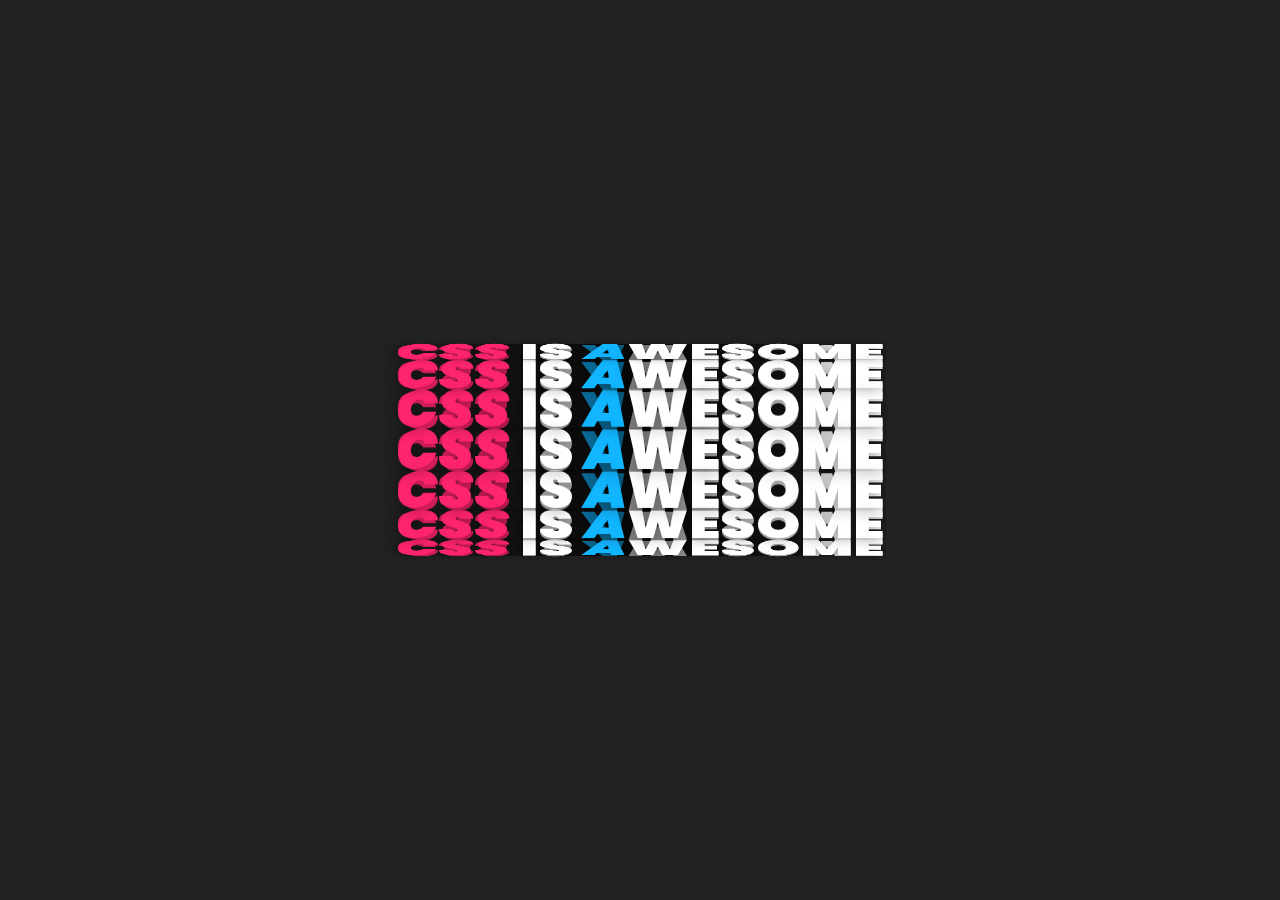
<file: 3D-Text-Animation/index.html>
<!DOCTYPE html>
<html lang="en">
  <head>
    <meta charset="UTF-8" />
    <meta http-equiv="X-UA-Compatible" content="IE=edge" />
    <meta name="viewport" content="width=device-width, initial-scale=1.0" />
    <link rel="stylesheet" href="./styles.css" />
    <title>Ink Splash Video Manipulation</title>
  </head>
  <body>

    <div class="container">
      <div class="box">
        <span style="--i:1"><i>CSS</i> is <i>A</i>wesome</span>
        <span style="--i:2"><i>CSS</i> is <i>A</i>wesome</span>
        <span style="--i:3"><i>CSS</i> is <i>A</i>wesome</span>
        <span style="--i:4"><i>CSS</i> is <i>A</i>wesome</span>
        <span style="--i:5"><i>CSS</i> is <i>A</i>wesome</span>
        <span style="--i:6"><i>CSS</i> is <i>A</i>wesome</span>
        <span style="--i:7"><i>CSS</i> is <i>A</i>wesome</span>
        <span style="--i:8"><i>CSS</i> is <i>A</i>wesome</span>
        <span style="--i:9"><i>CSS</i> is <i>A</i>wesome</span>
        <span style="--i:10"><i>CSS</i> is <i>A</i>wesome</span>
        <span style="--i:11"><i>CSS</i> is <i>A</i>wesome</span>
        <span style="--i:12"><i>CSS</i> is <i>A</i>wesome</span>
        <span style="--i:13"><i>CSS</i> is <i>A</i>wesome</span>
        <span style="--i:14"><i>CSS</i> is <i>A</i>wesome</span>
        <span style="--i:15"><i>CSS</i> is <i>A</i>wesome</span>
        <span style="--i:16"><i>CSS</i> is <i>A</i>wesome</span>
      </div>
    </div>

  </body>
</html>
</file>
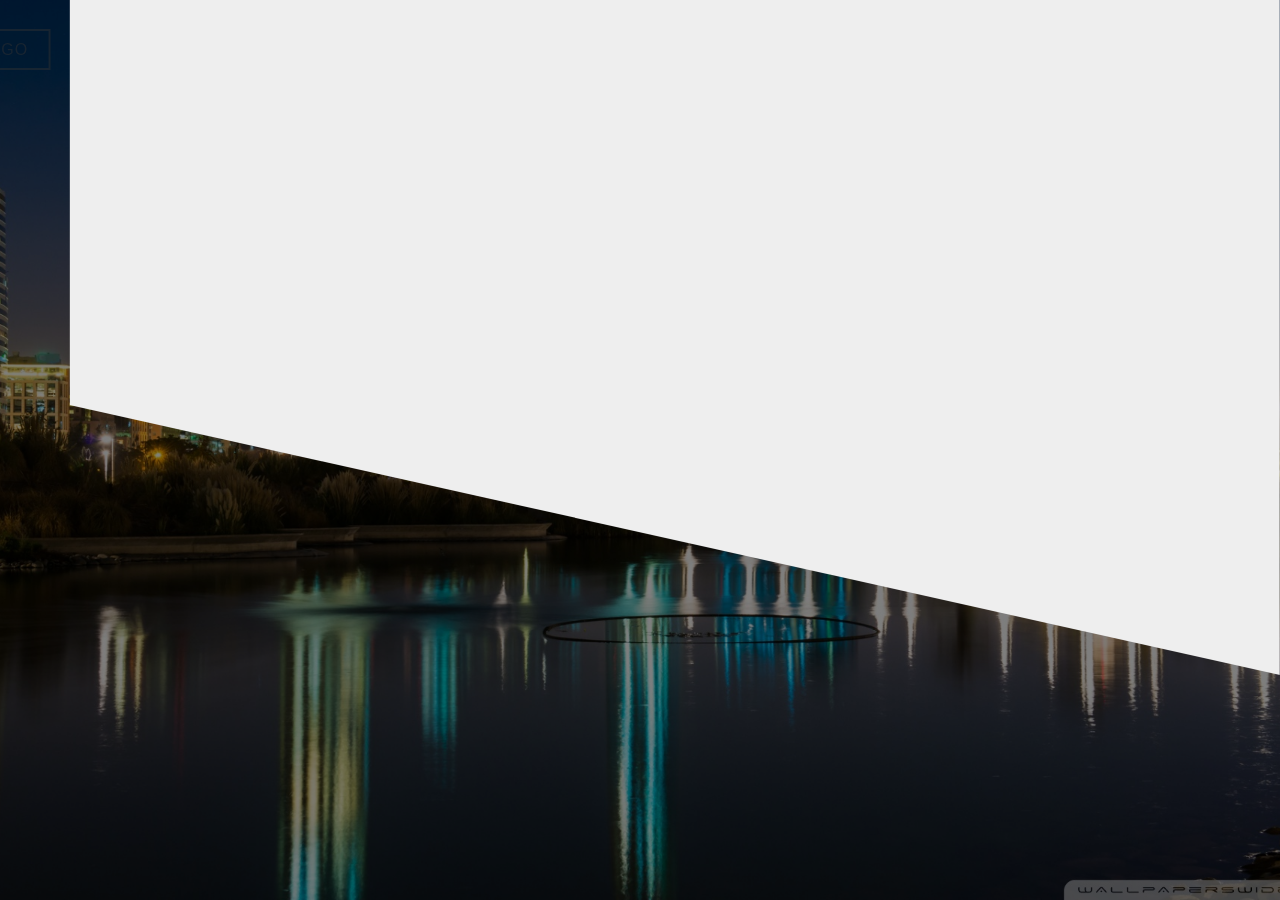
<file: Landing-Page-animation/index.html>
<!DOCTYPE html>
<html lang="en">
  <head>
    <meta charset="UTF-8" />
    <meta http-equiv="X-UA-Compatible" content="IE=edge" />
    <meta name="viewport" content="width=device-width, initial-scale=1.0" />
    <title>Landing Page whith Animation</title>
    <link rel="stylesheet" href="./styles.css" />
  </head>
  <body>
    <header>
      <nav class="main-nav">
        <div class="logo">
          <a href="./index.html">Santiago</a>
        </div>
        <div class="hamburger-menu">
          <span class="bar"></span>
        </div>
        <ul class="nav-list">
          <li class="nav-item">
            <a href="#" class="nav-link">Home</a>
          </li>
          <li class="nav-item">
            <a href="#" class="nav-link">Tours</a>
          </li>
          <li class="nav-item">
            <a href="#" class="nav-link">Pricing</a>
          </li>
          <li class="nav-item">
            <a href="#" class="nav-link">Locations</a>
          </li>
          <li class="nav-item">
            <a href="#" class="nav-link">About</a>
          </li>
        </ul>
      </nav>
    </header>

    <section class="hero">
      <div class="hero-clipped">
        <div class="hero-textbox">
          <h1 class="main-heading">Santiago</h1>
          <h2 class="sub-heading">
            Learn about our awesona tourist attractions
            <a href="" class="cta-btn">Learn more</a>
          </h2>
        </div>
      </div>
    </section>

    <script src="https://cdnjs.cloudflare.com/ajax/libs/gsap/3.6.0/gsap.min.js"></script>
    <script>
      const mainNav = document.querySelector(".main-nav");
      const hamburgerMenu = document.querySelector(".hamburger-menu");

      hamburgerMenu.addEventListener("click", function () {
        mainNav.classList.toggle("open");
      });

      gsap.fromTo(".hero-clipped", { scaleX: 0 }, { duration: 1, scaleX: 1 });
      gsap.fromTo(
        ".logo",
        { x: -200, opacity: 0 },
        { duration: 1, delay: 0.5, x: 0, opacity: 1 }
      );
      gsap.fromTo(
        ".hamburger-menu",
        { x: 200, opacity: 0 },
        { duration: 1, delay: 0.8, x: 0, opacity: 1 }
      );
      gsap.fromTo(
        ".hero-textbox",
        { yPercent: 40, opacity: 0 },
        { duration: 1, delay: 1.3, yPercent: -50, opacity: 1 }
      );
    </script>
  </body>
</html>
</file>
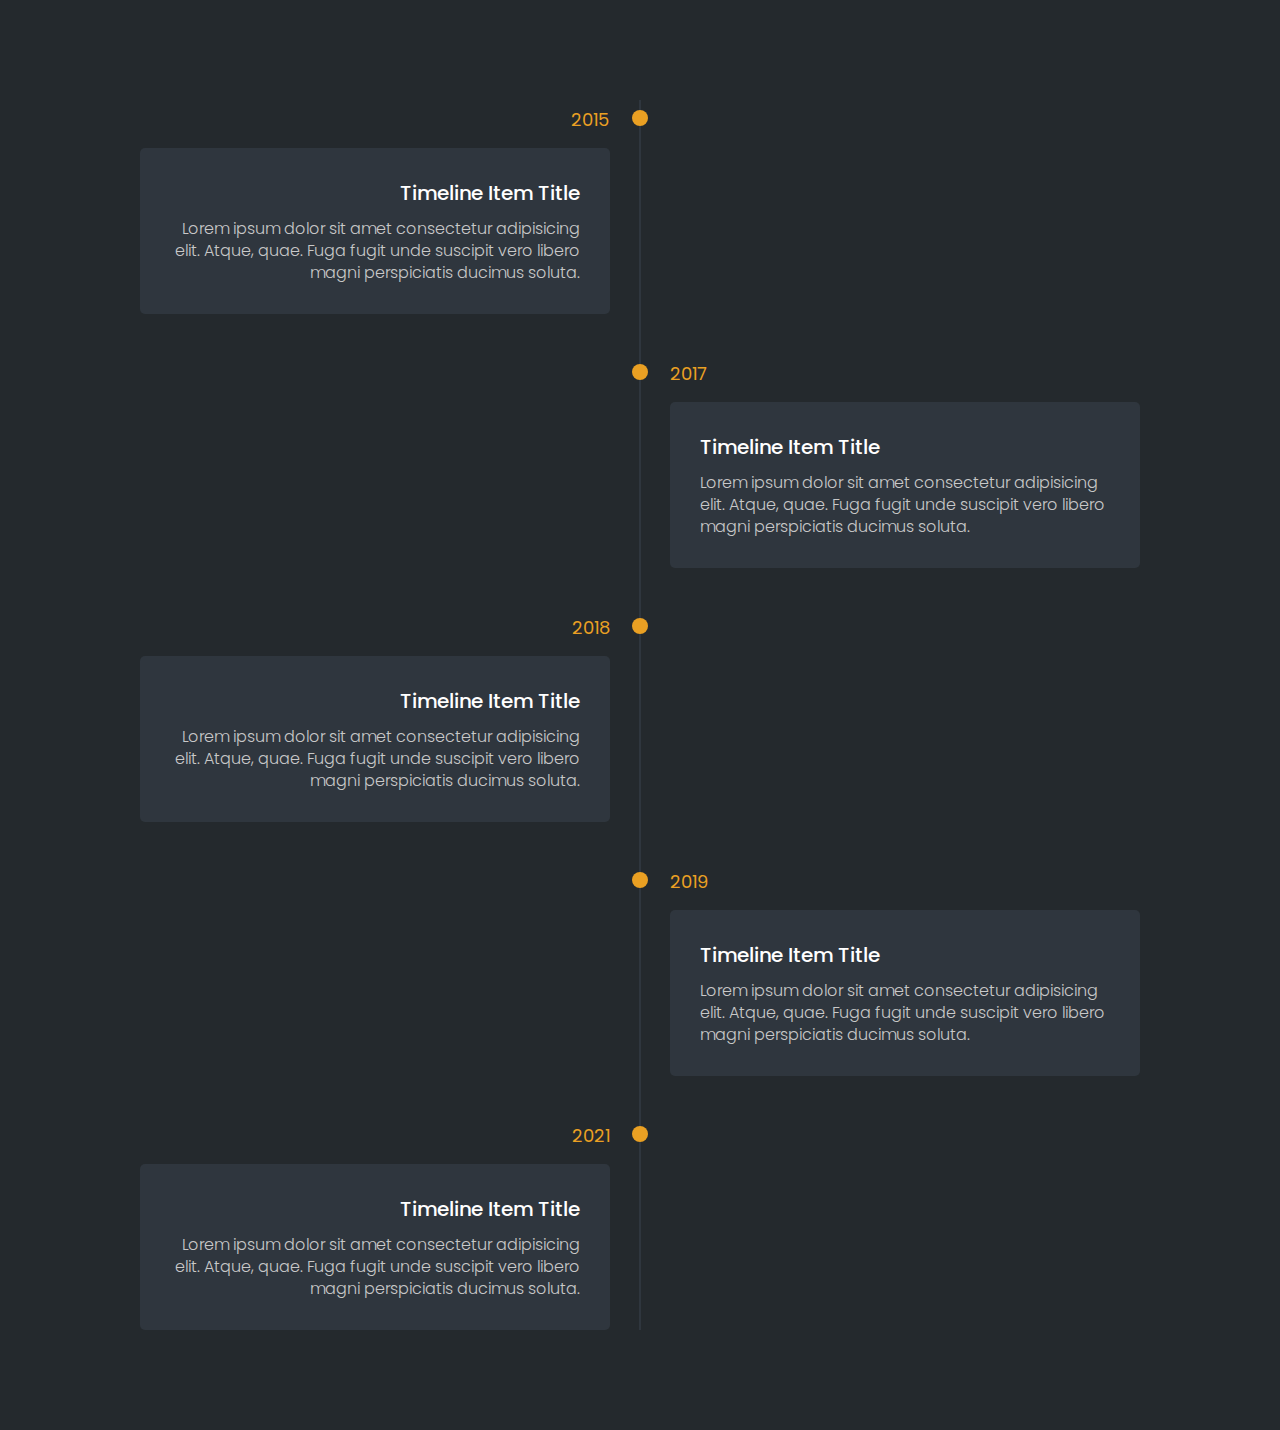
<file: Timeline/index.html>
<!DOCTYPE html>
<html lang="en">
  <head>
    <meta charset="UTF-8" />
    <meta http-equiv="X-UA-Compatible" content="IE=edge" />
    <meta name="viewport" content="width=device-width, initial-scale=1.0" />
    <title>Timeline Vertical</title>
    <link rel="stylesheet" href="./style.css" />
  </head>
  <body>
    <section class="timeline-section">
      <div class="timeline-items">
        <div class="timeline-item">
          <div class="timeline-dot"></div>
          <div class="timeline-date">2015</div>
          <div class="timeline-content">
            <h3>Timeline item title</h3>
            <p>
              Lorem ipsum dolor sit amet consectetur adipisicing elit. Atque,
              quae. Fuga fugit unde suscipit vero libero magni perspiciatis
              ducimus soluta.
            </p>
          </div>
        </div>
        <div class="timeline-item">
          <div class="timeline-dot"></div>
          <div class="timeline-date">2017</div>
          <div class="timeline-content">
            <h3>Timeline item title</h3>
            <p>
              Lorem ipsum dolor sit amet consectetur adipisicing elit. Atque,
              quae. Fuga fugit unde suscipit vero libero magni perspiciatis
              ducimus soluta.
            </p>
          </div>
        </div>
        <div class="timeline-item">
          <div class="timeline-dot"></div>
          <div class="timeline-date">2018</div>
          <div class="timeline-content">
            <h3>Timeline item title</h3>
            <p>
              Lorem ipsum dolor sit amet consectetur adipisicing elit. Atque,
              quae. Fuga fugit unde suscipit vero libero magni perspiciatis
              ducimus soluta.
            </p>
          </div>
        </div>
        <div class="timeline-item">
          <div class="timeline-dot"></div>
          <div class="timeline-date">2019</div>
          <div class="timeline-content">
            <h3>Timeline item title</h3>
            <p>
              Lorem ipsum dolor sit amet consectetur adipisicing elit. Atque,
              quae. Fuga fugit unde suscipit vero libero magni perspiciatis
              ducimus soluta.
            </p>
          </div>
        </div>
        <div class="timeline-item">
          <div class="timeline-dot"></div>
          <div class="timeline-date">2021</div>
          <div class="timeline-content">
            <h3>Timeline item title</h3>
            <p>
              Lorem ipsum dolor sit amet consectetur adipisicing elit. Atque,
              quae. Fuga fugit unde suscipit vero libero magni perspiciatis
              ducimus soluta.
            </p>
          </div>
        </div>
      </div>
    </section>
  </body>
</html>
</file>
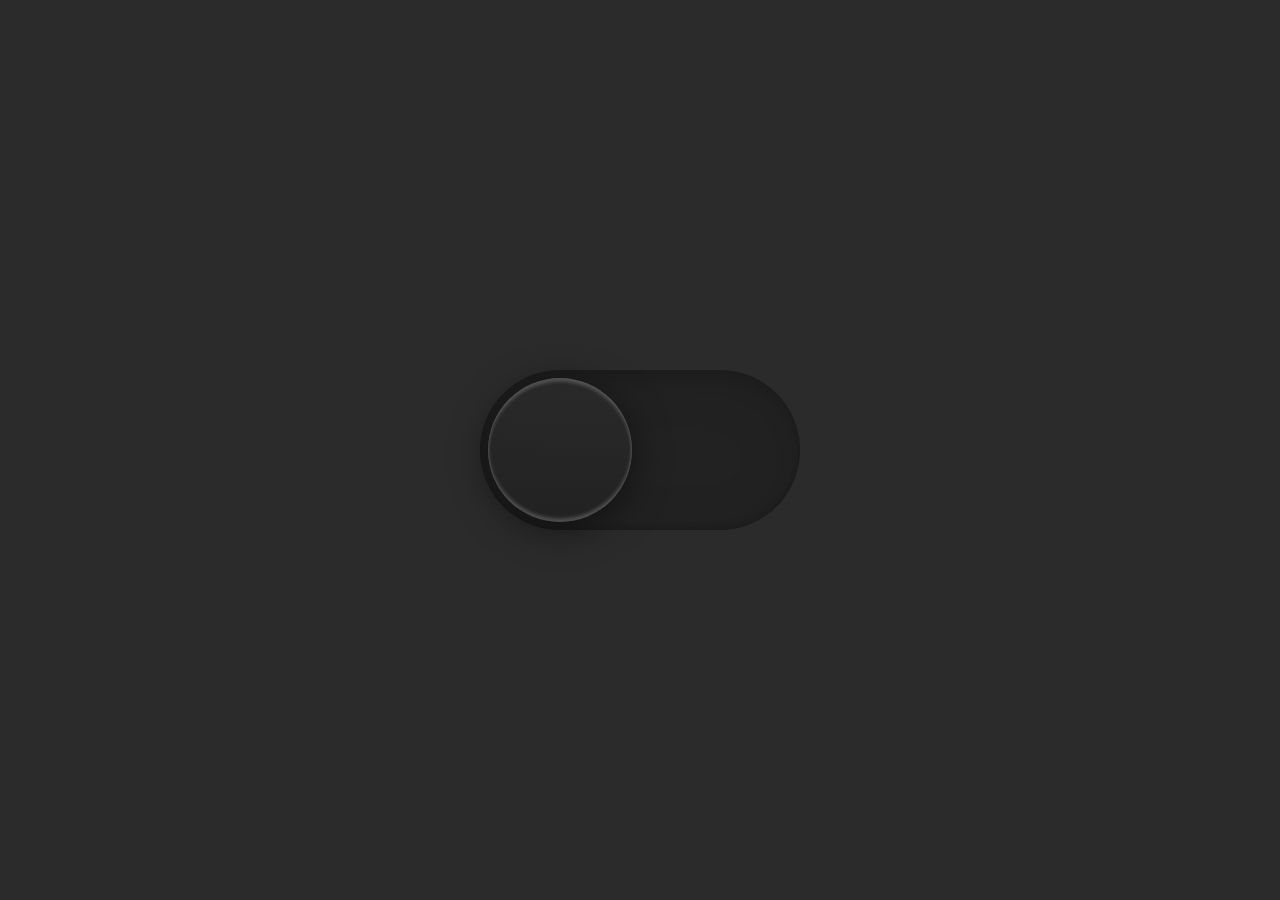
<file: ToggleButton-DarkMode/index.html>
<!DOCTYPE html>
<html lang="en">
  <head>
    <meta charset="UTF-8" />
    <meta http-equiv="X-UA-Compatible" content="IE=edge" />
    <meta name="viewport" content="width=device-width, initial-scale=1.0" />
    <title>Toggle Button | Dark and Light Mode</title>
    <link rel="stylesheet" href="./styles.css" />
  </head>
  <body>
    <div id="toggle">
      <i class="indicator"></i>
    </div>

    <script>
      const body = document.querySelector("body");
      const toggle = document.getElementById("toggle");
      toggle.onclick = function () {
        toggle.classList.toggle("active");
        body.classList.toggle("active");
      };
    </script>
  </body>
</html>
</file>
<file: 3D-Text-Animation/styles.css>
@import url("https://fonts.googleapis.com/css2?family=Poppins:wght@400;900&display=swap");
* {
  margin: 0;
  padding: 0;
  box-sizing: border-box;
}
body {
  display: flex;
  justify-content: center;
  align-items: center;
  min-height: 100vh;
  background-color: #222;
  overflow: hidden;
  font-family: "Poppins", sans-serif;
}
.container {
  display: flex;
  justify-content: center;
  align-items: center;
}
.container .box {
  transform-style: preserve-3d;
  animation: animate 25s linear infinite;
}
@keyframes animate {
  0% {
    transform: perspective(1000px) rotateX(0deg) rotate(25deg);
  }
  100% {
    transform: perspective(1000px) rotateX(360deg) rotate(25deg);
  }
}
.container .box span {
  position: absolute;
  color: #fff;
  font-size: 3.5em;
  white-space: nowrap;
  text-transform: uppercase;
  font-weight: 900;
  padding: 0 10px;
  transform-style: preserve-3d;
  background: linear-gradient(
    90deg,
    transparent,
    rgba(0, 0, 0, 0.5),
    transparent
  );
  line-height: 0.76em;
  text-shadow: 0 5px 15px rgba(0, 0, 0, 0.25);
  transform: translate(-50%, -50%) rotateX(calc(var(--i) * 22.5deg))
    translateZ(106px);
}
.container .box span i:nth-child(1) {
  font-stretch: initial;
  color: #ff246f;
}
.container .box span i:nth-child(2) {
  font-stretch: initial;
  color: #12b5ff;
}
</file>
<file: Landing-Page-animation/styles.css>
* {
  margin: 0;
  padding: 0;
  box-sizing: border-box;
}
html {
  font-size: 10px;
  font-family: "Roboto", sans-serif;
}
body {
  overflow-x: hidden;
}
header {
  width: 100%;
  position: absolute;
  top: 0;
  left: 0;
  z-index: 1000;
}
.main-nav {
  width: 100%;
  height: 10rem;
  padding: 0 2.5rem;
  display: flex;
  align-items: center;
  justify-content: space-between;
}
.logo a {
  font-family: "Lato", sans-serif;
  font-size: 1.6rem;
  color: #fff;
  text-transform: uppercase;
  text-decoration: none;
  letter-spacing: 1px;
  outline: 2px solid #eee;
  padding: 1rem 2rem;
}
.hamburger-menu {
  height: 5rem;
  width: 5rem;
  background-color: #eee;
  border-radius: 0.4rem;
  box-shadow: 0.5rem 0.5rem 1rem #cacaca, -0.5rem -0.5rem 1rem #fff;
  cursor: pointer;
  display: flex;
  align-items: center;
  justify-content: center;
  z-index: 2000;
}
.hamburger-menu:hover {
  box-shadow: inset 0.5rem 0.5rem 1rem #cacaca, inset -0.5rem -0.5rem 1rem #fff;
}
.bar {
  width: 3rem;
  height: 2px;
  background-color: #333;
  display: inline-block;
  position: relative;
  transition: background-color 0.5s;
}
.bar::before,
.bar::after {
  content: "";
  position: absolute;
  width: inherit;
  height: inherit;
  background-color: #333;
  transition: all 0.5s;
}
.bar::before {
  top: -0.8rem;
}
.bar::after {
  top: 0.8rem;
}
.open .bar {
  background-color: transparent;
}
.open .bar::before {
  top: 0;
  transform: rotate(135deg);
}
.open .bar::after {
  top: 0;
  transform: rotate(-135deg);
}
.nav-list {
  width: 50rem;
  height: 100vh;
  position: absolute;
  top: 0;
  right: 0;
  transform: translateX(55rem);
  background-color: #eee;
  display: flex;
  flex-direction: column;
  align-items: center;
  justify-content: space-around;
  box-shadow: -0.5rem 0 1rem rgba(0, 0, 0, 0.1);
  z-index: 1500;
  transition: transform 0.5s;
}
.open .nav-list {
  transform: translateX(0);
}
.nav-item {
  list-style: none;
  border-bottom: 2px solid crimson;
}
.nav-link {
  text-decoration: none;
  display: block;
  color: #333;
  font-size: 1.6rem;
  font-weight: 700;
  text-transform: uppercase;
  padding: 0.5rem;
  transition: color 0.5s;
}
.nav-link:hover {
  color: crimson;
}
.hero {
  width: 100%;
  height: 100vh;
  background-image: url(./img/hero-image.jpg);
  background-position: center center;
  background-repeat: no-repeat;
  background-size: cover;
  position: relative;
}
.hero::after {
  content: "";
  position: absolute;
  width: inherit;
  height: inherit;
  top: 0;
  left: 0;
  background-color: rgba(0, 0, 0, 0.5);
}
.hero-clipped {
  width: 60%;
  height: inherit;
  background-color: #eee;
  position: absolute;
  top: 0;
  right: 0;
  clip-path: polygon(20% 0, 100% 0, 100% 100%, 0 100%);
  transform-origin: right;
  z-index: 10;
}
.hero-textbox {
  width: 100%;
  position: absolute;
  top: 50%;
  left: 50%;
  transform: translate(-50%, -50%);
  font-family: "Lato", sans-serif;
  text-transform: uppercase;
  text-align: center;
  line-height: 1.5;
  color: #333;
  padding: 1rem;
  z-index: 20;
}
.main-heading {
  font-size: 6rem;
  font-weight: 900;
  letter-spacing: 1rem;
}
.sub-heading {
  font-size: 1.6rem;
  font-weight: 400;
  letter-spacing: 0.5rem;
}
.cta-btn {
  display: inline-block;
  font-size: 1.2rem;
  letter-spacing: 1px;
  text-decoration: none;
  color: #fff;
  background-color: crimson;
  padding: 1rem 4rem;
  margin-top: 5rem;
  border-radius: 0.4rem;
  box-shadow: 3px 3px 1rem rgba(0, 0, 0, 0.3);
  position: relative;
}
.cta-btn::after {
  content: "";
  position: absolute;
  top: 0;
  left: 0;
  width: 100%;
  height: 100%;
  background-color: inherit;
  border-radius: inherit;
  z-index: -1;
}
.cta-btn:hover::after {
  transform: scaleX(1.2) scaleY(1.6);
  opacity: 0;
  transition: all 0.5s;
}
@media screen and (max-width: 1400px) {
  .hero-clipped {
    width: 100%;
    height: 75vh;
    clip-path: polygon(0 0, 100% 0, 100% 100%, 0 60%);
  }
  .logo a {
    color: #333;
    outline-color: #333;
  }
}
@media screen and (max-width: 760px) {
  .nav-list {
    width: 30rem;
  }
  .main-heading {
    font-size: 4rem;
  }
  .sub-heading {
    font-size: 1.2rem;
  }
  .cta-btn {
    padding: 1rem 2.5rem;
    margin-top: 2rem;
  }
}
@media screen and (max-width: 550px) {
  .main-heading {
    font-size: 3rem;
  }
}
</file>
<file: Timeline/style.css>
@import url("https://fonts.googleapis.com/css2?family=Poppins:wght@300;400;500;600;700&display=swap");
* {
  margin: 0;
  padding: 0;
  box-sizing: border-box;
}
body {
  font-family: "Poppins", sans-serif;
}
.timeline-section {
  background-color: #24292d;
  min-height: 100vh;
  padding: 100px 15px;
}
.timeline-items {
  max-width: 1000px;
  margin: auto;
  display: flex;
  flex-wrap: wrap;
  position: relative;
}
.timeline-items::before {
  content: "";
  position: absolute;
  width: 2px;
  height: 100%;
  background-color: #2f363e;
  left: calc(50% - 1px);
}
.timeline-item {
  margin-bottom: 40px;
  width: 100%;
  position: relative;
}
.timeline-item:last-child {
  margin-bottom: 0;
}
.timeline-item:nth-child(odd) {
  padding-right: calc(50% + 30px);
  text-align: right;
}
.timeline-item:nth-child(even) {
  padding-left: calc(50% + 30px);
}
.timeline-dot {
  height: 16px;
  width: 16px;
  background-color: #eaa023;
  position: absolute;
  left: calc(50% - 8px);
  border-radius: 50%;
  top: 10px;
}
.timeline-date {
  font-size: 18px;
  color: #eaa023;
  margin: 6px 0 15px;
}
.timeline-content {
  background-color: #2f363e;
  padding: 30px;
  border-radius: 5px;
}
.timeline-content h3 {
  font-size: 20px;
  color: #fff;
  margin: 0 0 10px;
  text-transform: capitalize;
  font-weight: 500;
}
.timeline-content p {
  color: #c8c8c8;
  font-size: 16px;
  font-weight: 300;
  line-height: 22px;
}

/* Responsive */
@media (max-width: 767px) {
  .timeline-items::before {
    left: 7px;
  }
  .timeline-item:nth-child(odd) {
    padding-right: 0;
    text-align: left;
  }
  .timeline-item:nth-child(odd),
  .timeline-item:nth-child(even) {
    padding-left: 37px;
  }
  .timeline-dot {
    left: 0;
  }
}
</file>
<file: ToggleButton-DarkMode/styles.css>
* {
  margin: 0;
  padding: 0;
  box-sizing: border-box;
}
body {
  display: flex;
  justify-content: center;
  align-items: center;
  min-height: 100vh;
  background-color: #2b2b2b;
  transition: 0.5s;
}
body.active {
  background-color: #f8f8f8;
}
#toggle {
  position: relative;
  display: block;
  width: 320px;
  height: 160px;
  border-radius: 160px;
  cursor: pointer;
  background-color: #222;
  transition: 0.5s;
  box-shadow: inset 0 8px 60px rgba(0, 0, 0, 0.1),
              inset 0 8px 8px rgba(0, 0, 0, 0.1), 
              inset 0 -4px 4px rgba(0, 0, 0, 0.1);
}
#toggle.active {
  background-color: #fff;
  box-shadow: inset 0 2px 60px rgba(0, 0, 0, 0.1),
              inset 0 2px 8px rgba(0, 0, 0, 0.1), 
              inset 0 -4px 4px rgba(0, 0, 0, 0.05 );
}
#toggle .indicator {
  position: absolute;
  top: 0;
  left: 0;
  height: 160px;
  width: 160px;
  background: linear-gradient(to bottom, #4444, #222);
  border-radius: 50%;
  transform: scale(0.9);
  box-shadow: 0 8px 40px rgba(0, 0, 0, 0.5),
    inset 0 4px 4px rgba(255, 255, 255, 0.2),
    inset 0 -4px 4px rgba(255, 255, 255, 0.2);
  transition: 0.5s;
}
#toggle.active .indicator {
  left: 160px;
  background: linear-gradient(to bottom, #eaeaea, #f9f9f9);
  box-shadow: 0 8px 20px rgba(0, 0, 0, 0.1),
              inset 0 4px 4px rgba(255, 255, 255, 1),
              inset 0 -4px 4px rgba(255, 255, 255, 1);
}
</file>
